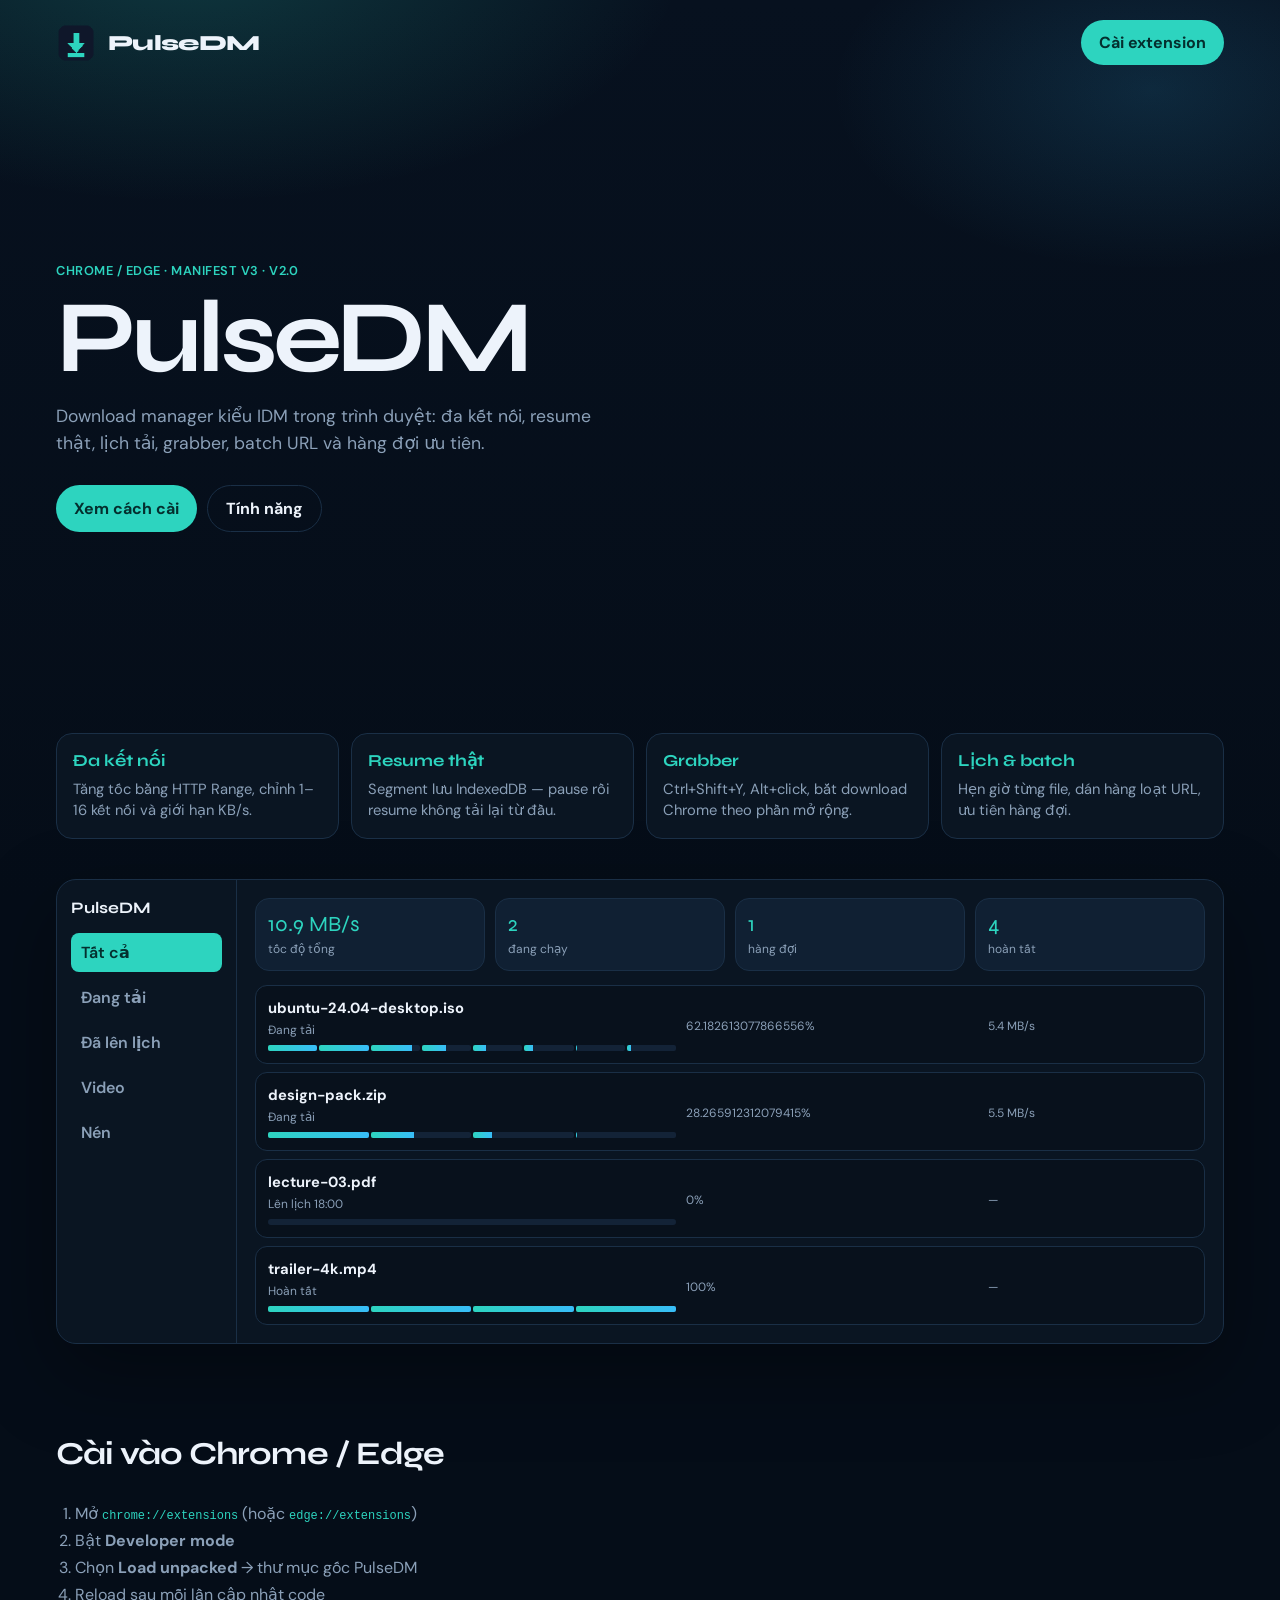
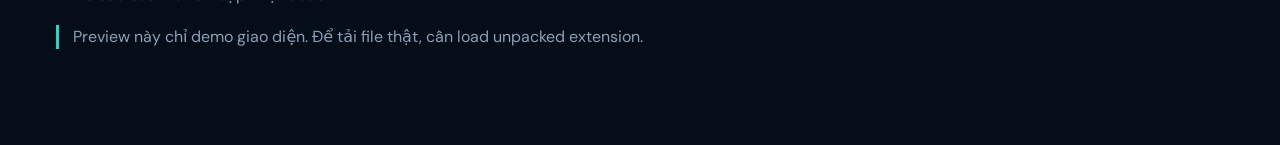
<file: preview/index.html>
<!DOCTYPE html>
<html lang="vi">
  <head>
    <meta charset="UTF-8" />
    <meta name="viewport" content="width=device-width, initial-scale=1" />
    <title>PulseDM v2 — Download Manager Extension</title>
    <link rel="preconnect" href="https://fonts.googleapis.com" />
    <link rel="preconnect" href="https://fonts.gstatic.com" crossorigin />
    <link
      href="https://fonts.googleapis.com/css2?family=DM+Sans:wght@400;600;700&family=Syne:wght@700;800&display=swap"
      rel="stylesheet"
    />
    <link rel="stylesheet" href="preview.css" />
  </head>
  <body>
    <div class="bg"></div>
    <header class="nav">
      <div class="brand">
        <img src="../icons/icon48.png" alt="" width="40" height="40" />
        <span>PulseDM</span>
      </div>
      <a class="cta" href="#install">Cài extension</a>
    </header>

    <main>
      <section class="hero">
        <p class="eyebrow">Chrome / Edge · Manifest V3 · v2.0</p>
        <h1>PulseDM</h1>
        <p class="lede">
          Download manager kiểu IDM trong trình duyệt: đa kết nối, resume thật, lịch tải,
          grabber, batch URL và hàng đợi ưu tiên.
        </p>
        <div class="cta-row">
          <a class="cta" href="#install">Xem cách cài</a>
          <a class="ghost" href="#features">Tính năng</a>
        </div>
      </section>

      <section id="features" class="features">
        <article><h3>Đa kết nối</h3><p>Tăng tốc bằng HTTP Range, chỉnh 1–16 kết nối và giới hạn KB/s.</p></article>
        <article><h3>Resume thật</h3><p>Segment lưu IndexedDB — pause rồi resume không tải lại từ đầu.</p></article>
        <article><h3>Grabber</h3><p>Ctrl+Shift+Y, Alt+click, bắt download Chrome theo phần mở rộng.</p></article>
        <article><h3>Lịch & batch</h3><p>Hẹn giờ từng file, dán hàng loạt URL, ưu tiên hàng đợi.</p></article>
      </section>

      <section id="demo" class="demo">
        <div class="demo-frame">
          <aside>
            <strong>PulseDM</strong>
            <button class="on">Tất cả</button>
            <button>Đang tải</button>
            <button>Đã lên lịch</button>
            <button>Video</button>
            <button>Nén</button>
          </aside>
          <div class="demo-main">
            <div class="stats">
              <div><em id="liveSpeed">12.4 MB/s</em><span>tốc độ tổng</span></div>
              <div><em>2</em><span>đang chạy</span></div>
              <div><em>1</em><span>hàng đợi</span></div>
              <div><em>4</em><span>hoàn tất</span></div>
            </div>
            <div class="rows" id="rows"></div>
          </div>
        </div>
      </section>

      <section id="install" class="install">
        <h2>Cài vào Chrome / Edge</h2>
        <ol>
          <li>Mở <code>chrome://extensions</code> (hoặc <code>edge://extensions</code>)</li>
          <li>Bật <strong>Developer mode</strong></li>
          <li>Chọn <strong>Load unpacked</strong> → thư mục gốc PulseDM</li>
          <li>Reload sau mỗi lần cập nhật code</li>
        </ol>
        <p class="note">
          Preview này chỉ demo giao diện. Để tải file thật, cần load unpacked extension.
        </p>
      </section>
    </main>

    <script src="preview.js"></script>
  </body>
</html>
</file>
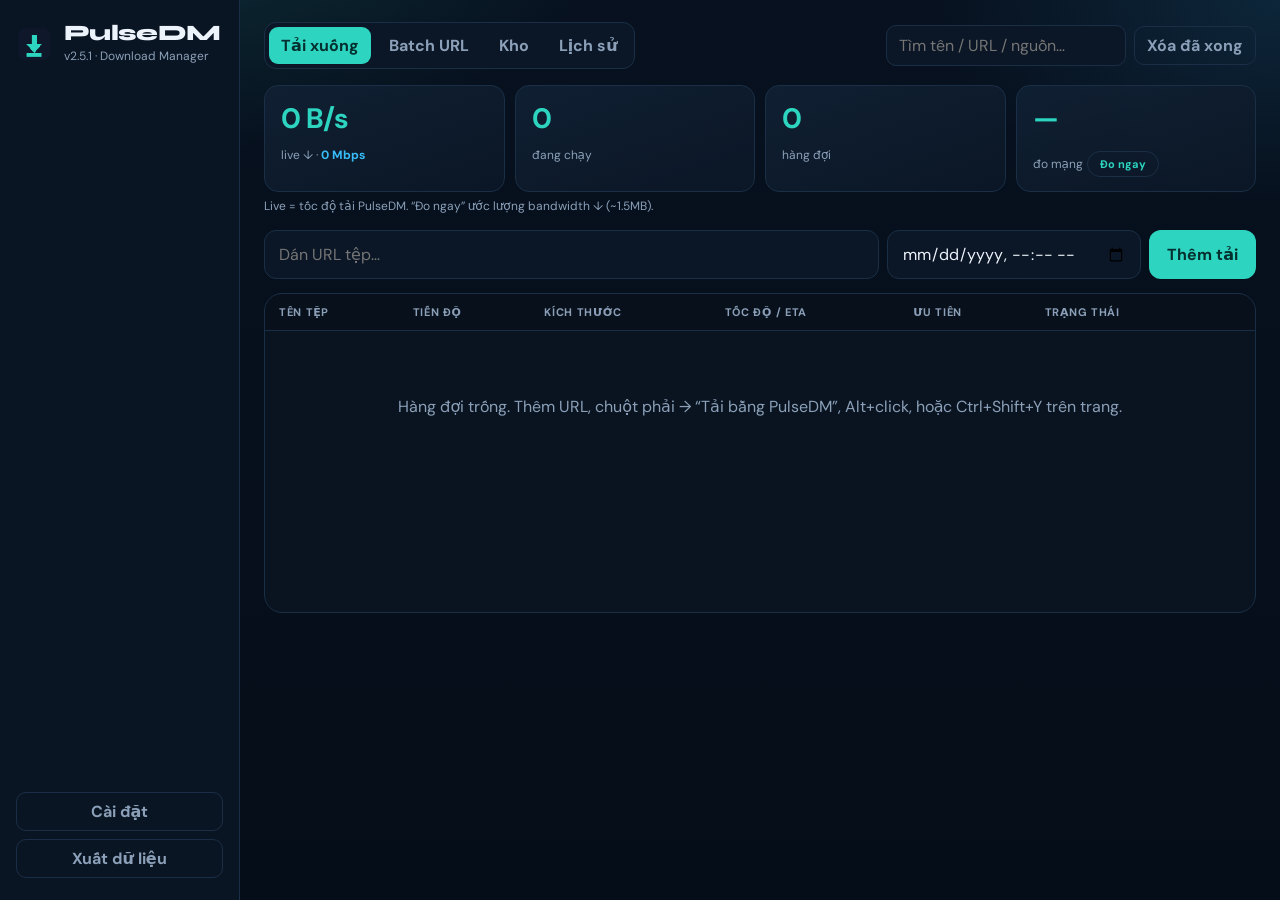
<file: manager/manager.html>
<!DOCTYPE html>
<html lang="vi">
  <head>
    <meta charset="UTF-8" />
    <meta name="viewport" content="width=device-width, initial-scale=1" />
    <title>PulseDM Manager</title>
    <link rel="stylesheet" href="manager.css" />
  </head>
  <body>
    <div class="shell">
      <aside class="side">
        <div class="logo">
          <img src="../icons/icon48.png" alt="" width="36" height="36" />
          <div>
            <strong>PulseDM</strong>
            <span>v2.5.1 · Download Manager</span>
          </div>
        </div>
        <nav id="cats" class="cats"></nav>
        <div class="side-foot">
          <button type="button" id="openOptions" class="ghost block">Cài đặt</button>
          <button type="button" id="exportBtn" class="ghost block">Xuất dữ liệu</button>
        </div>
      </aside>

      <main class="main">
        <header class="toolbar">
          <div class="tabs" id="tabs">
            <button data-tab="downloads" class="active">Tải xuống</button>
            <button data-tab="batch">Batch URL</button>
            <button data-tab="ledger">Kho</button>
            <button data-tab="history">Lịch sử</button>
          </div>
          <div class="toolbar-actions">
            <input id="search" type="search" placeholder="Tìm tên / URL / nguồn…" />
            <button id="clearFinished" class="ghost" type="button">Xóa đã xong</button>
          </div>
        </header>

        <section class="hero-stats" id="heroStats">
          <div>
            <em id="bigSpeed">0 B/s</em>
            <span>live ↓ · <b id="bigMbps">0 Mbps</b></span>
          </div>
          <div><em id="bigActive">0</em><span>đang chạy</span></div>
          <div><em id="bigQueued">0</em><span>hàng đợi</span></div>
          <div class="hero-probe">
            <em id="probeMbps">—</em>
            <span>đo mạng</span>
            <button type="button" id="probeNetBtn" class="probe-btn">Đo ngay</button>
          </div>
        </section>
        <p class="net-probe-hint" id="probeHint">Live = tốc độ tải PulseDM. “Đo ngay” ước lượng bandwidth ↓ (~1.5MB).</p>

        <section id="panel-downloads" class="panel">
          <form id="addForm" class="add">
            <input id="urlInput" type="url" placeholder="Dán URL tệp…" required />
            <input id="scheduleInput" type="datetime-local" title="Lên lịch (optional)" />
            <button type="submit">Thêm tải</button>
          </form>
          <div class="table-wrap">
            <table>
              <thead>
                <tr>
                  <th>Tên tệp</th>
                  <th>Tiến độ</th>
                  <th>Kích thước</th>
                  <th>Tốc độ / ETA</th>
                  <th>Ưu tiên</th>
                  <th>Trạng thái</th>
                  <th></th>
                </tr>
              </thead>
              <tbody id="tbody"></tbody>
            </table>
            <p id="empty" class="empty">
              Hàng đợi trống. Thêm URL, chuột phải → “Tải bằng PulseDM”, Alt+click, hoặc Ctrl+Shift+Y trên trang.
            </p>
          </div>
        </section>

        <section id="panel-batch" class="panel hidden">
          <p class="hint">Dán nhiều URL (mỗi dòng một URL). Có thể lên lịch cùng một mốc thời gian.</p>
          <textarea id="batchUrls" rows="12" placeholder="https://example.com/a.zip&#10;https://example.com/b.mp4"></textarea>
          <div class="batch-row">
            <input id="batchSchedule" type="datetime-local" />
            <button id="batchAdd" type="button" class="primary">Thêm tất cả</button>
            <button id="pasteClipboard" type="button" class="ghost">Dán từ clipboard</button>
          </div>
          <p id="batchResult" class="hint"></p>
        </section>

        <section id="panel-ledger" class="panel hidden">
          <p class="hint">Kho media đã tải — tìm theo tên, URL, mode, fingerprint. File mới hoàn tất tự vào đây.</p>
          <div class="toolbar-actions" style="margin-bottom: 12px">
            <button id="clearLedger" type="button" class="ghost">Xóa kho</button>
          </div>
          <div class="table-wrap">
            <table>
              <thead>
                <tr>
                  <th>Tên tệp</th>
                  <th>Nguồn</th>
                  <th>Kích thước</th>
                  <th>Hoàn tất</th>
                  <th></th>
                </tr>
              </thead>
              <tbody id="ledgerBody"></tbody>
            </table>
            <p id="ledgerEmpty" class="empty">Kho trống — tải xong một file sẽ xuất hiện ở đây.</p>
          </div>
        </section>

        <section id="panel-history" class="panel hidden">
          <div class="toolbar-actions" style="margin-bottom: 12px">
            <button id="clearHistory" type="button" class="ghost">Xóa lịch sử</button>
          </div>
          <div class="table-wrap">
            <table>
              <thead>
                <tr>
                  <th>Tên tệp</th>
                  <th>Kích thước</th>
                  <th>Hoàn tất</th>
                  <th></th>
                </tr>
              </thead>
              <tbody id="historyBody"></tbody>
            </table>
            <p id="historyEmpty" class="empty">Chưa có lịch sử.</p>
          </div>
        </section>
      </main>
    </div>

    <dialog id="scheduleDialog">
      <form method="dialog" id="scheduleForm">
        <h3>Lên lịch tải</h3>
        <input type="hidden" id="scheduleJobId" />
        <label>
          Thời điểm
          <input type="datetime-local" id="scheduleWhen" required />
        </label>
        <div class="dlg-actions">
          <button value="cancel" class="ghost">Hủy</button>
          <button id="scheduleSave" value="default" class="primary">Lưu</button>
        </div>
      </form>
    </dialog>

    <script type="module" src="manager.js"></script>
  </body>
</html>
</file>
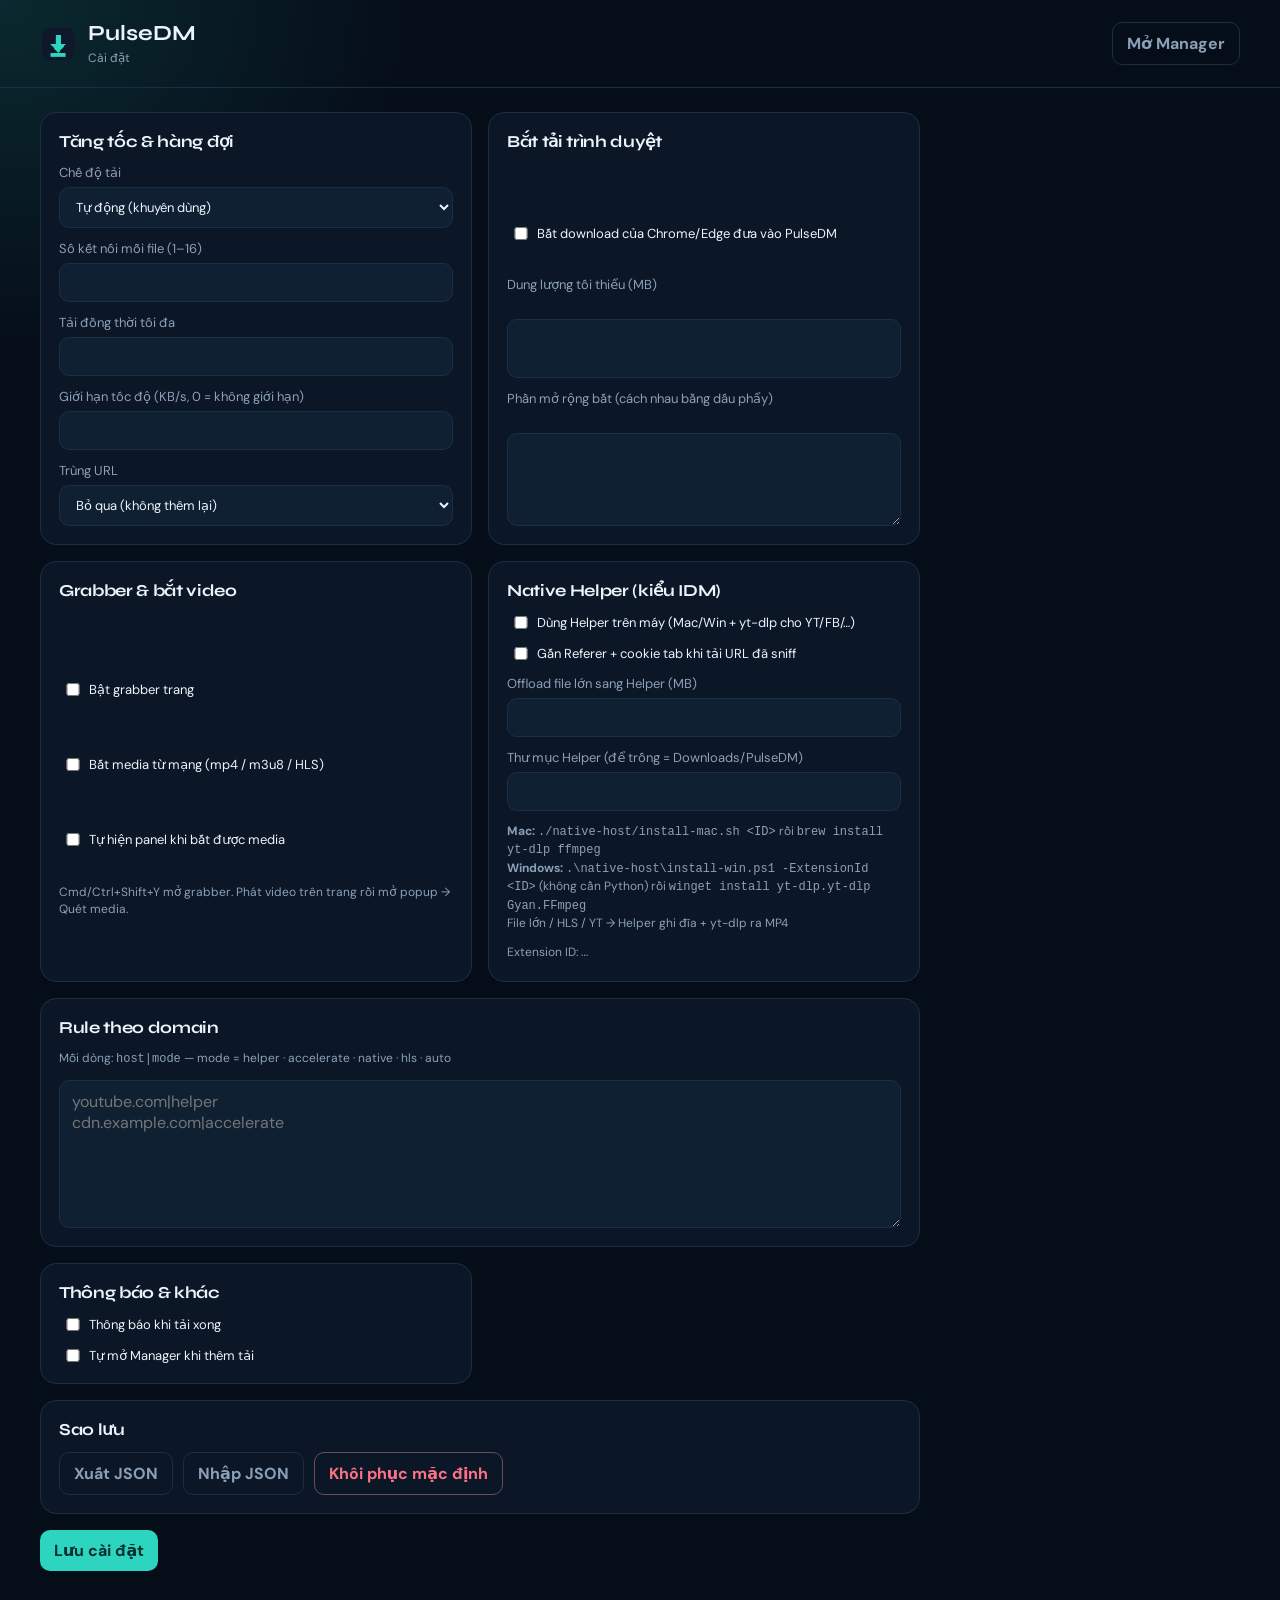
<file: options/options.html>
<!DOCTYPE html>
<html lang="vi">
  <head>
    <meta charset="UTF-8" />
    <meta name="viewport" content="width=device-width, initial-scale=1" />
    <title>PulseDM · Cài đặt</title>
    <link rel="stylesheet" href="options.css" />
  </head>
  <body>
    <header class="top">
      <div class="brand">
        <img src="../icons/icon48.png" alt="" width="36" height="36" />
        <div>
          <strong>PulseDM</strong>
          <span>Cài đặt</span>
        </div>
      </div>
      <button id="openManager" type="button" class="ghost">Mở Manager</button>
    </header>

    <main class="wrap">
      <form id="form" class="grid">
        <section>
          <h2>Tăng tốc & hàng đợi</h2>
          <label>
            Chế độ tải
            <select name="downloadMode">
              <option value="auto">Tự động (khuyên dùng)</option>
              <option value="accelerate">Ưu tiên đa kết nối</option>
              <option value="native">Native Edge/Chrome (ổn định)</option>
            </select>
          </label>
          <label>
            Số kết nối mỗi file (1–16)
            <input name="connections" type="number" min="1" max="16" />
          </label>
          <label>
            Tải đồng thời tối đa
            <input name="maxConcurrent" type="number" min="1" max="10" />
          </label>
          <label>
            Giới hạn tốc độ (KB/s, 0 = không giới hạn)
            <input name="speedLimitKb" type="number" min="0" step="50" />
          </label>
          <label>
            Trùng URL
            <select name="duplicatePolicy">
              <option value="skip">Bỏ qua (không thêm lại)</option>
              <option value="allow">Cho phép trùng</option>
              <option value="replace">Thay thế job cũ</option>
            </select>
          </label>
        </section>

        <section>
          <h2>Bắt tải trình duyệt</h2>
          <label class="check">
            <input name="captureBrowserDownloads" type="checkbox" />
            Bắt download của Chrome/Edge đưa vào PulseDM
          </label>
          <label>
            Dung lượng tối thiểu (MB)
            <input name="captureMinSizeMB" type="number" min="0" step="0.5" />
          </label>
          <label>
            Phần mở rộng bắt (cách nhau bằng dấu phẩy)
            <textarea name="captureExtensions" rows="3"></textarea>
          </label>
        </section>

        <section>
          <h2>Grabber & bắt video</h2>
          <label class="check">
            <input name="snifferEnabled" type="checkbox" />
            Bật grabber trang
          </label>
          <label class="check">
            <input name="networkSnifferEnabled" type="checkbox" />
            Bắt media từ mạng (mp4 / m3u8 / HLS)
          </label>
          <label class="check">
            <input name="snifferAutoShow" type="checkbox" />
            Tự hiện panel khi bắt được media
          </label>
          <p class="hint">
            Cmd/Ctrl+Shift+Y mở grabber. Phát video trên trang rồi mở popup → Quét media.
          </p>
        </section>

        <section>
          <h2>Native Helper (kiểu IDM)</h2>
          <label class="check">
            <input name="useNativeHelper" type="checkbox" />
            Dùng Helper trên máy (Mac/Win + yt-dlp cho YT/FB/…)
          </label>
          <label class="check">
            <input name="useTabAuth" type="checkbox" />
            Gắn Referer + cookie tab khi tải URL đã sniff
          </label>
          <label>
            Offload file lớn sang Helper (MB)
            <input name="helperOffloadMinMB" type="number" min="50" max="10240" />
          </label>
          <label>
            Thư mục Helper (để trống = Downloads/PulseDM)
            <input name="helperDownloadDir" type="text" placeholder="" />
          </label>
          <p class="hint" id="helperHint">
            <strong>Mac:</strong> <code>./native-host/install-mac.sh &lt;ID&gt;</code> rồi <code>brew install yt-dlp ffmpeg</code><br />
            <strong>Windows:</strong>
            <code>.\native-host\install-win.ps1 -ExtensionId &lt;ID&gt;</code> (không cần Python)
            rồi <code>winget install yt-dlp.yt-dlp Gyan.FFmpeg</code><br />
            File lớn / HLS / YT → Helper ghi đĩa + yt-dlp ra MP4
          </p>
          <p class="hint">Extension ID: <code id="extIdLabel">…</code></p>
        </section>

        <section class="span2">
          <h2>Rule theo domain</h2>
          <p class="hint">Mỗi dòng: <code>host|mode</code> — mode = helper · accelerate · native · hls · auto</p>
          <textarea name="domainRulesText" rows="6" placeholder="youtube.com|helper&#10;cdn.example.com|accelerate"></textarea>
        </section>

        <section>
          <h2>Thông báo & khác</h2>
          <label class="check">
            <input name="showNotifications" type="checkbox" />
            Thông báo khi tải xong
          </label>
          <label class="check">
            <input name="autoOpenManagerOnAdd" type="checkbox" />
            Tự mở Manager khi thêm tải
          </label>
        </section>

        <section class="span2">
          <h2>Sao lưu</h2>
          <div class="row">
            <button type="button" id="exportBtn" class="ghost">Xuất JSON</button>
            <label class="filebtn ghost">
              Nhập JSON
              <input id="importFile" type="file" accept="application/json,.json" hidden />
            </label>
            <button type="button" id="resetBtn" class="danger">Khôi phục mặc định</button>
          </div>
        </section>

        <div class="actions span2">
          <button type="submit" class="primary">Lưu cài đặt</button>
          <span id="saved" class="saved" hidden>Đã lưu</span>
        </div>
      </form>
    </main>
    <script type="module" src="options.js"></script>
  </body>
</html>
</file>
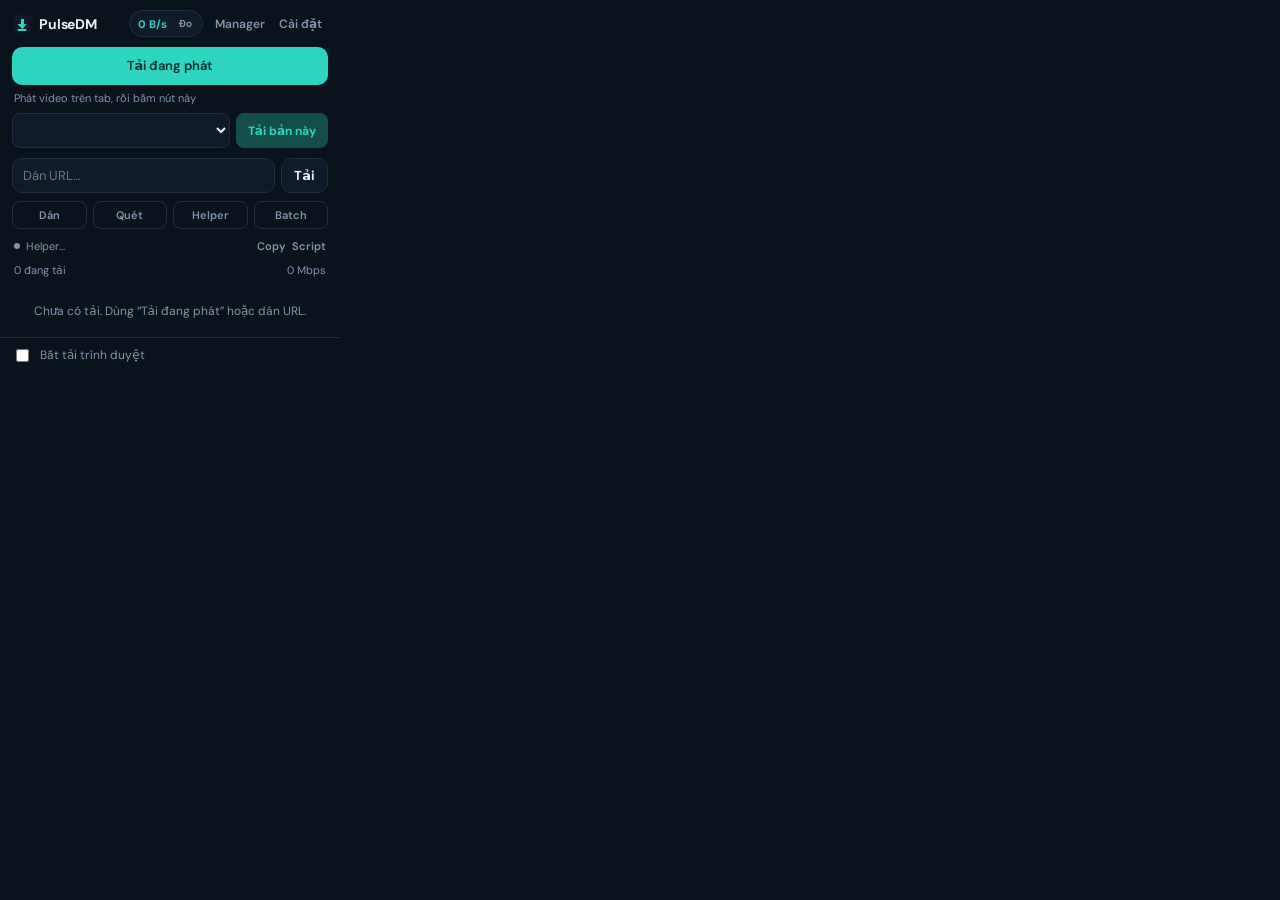
<file: popup/popup.html>
<!DOCTYPE html>
<html lang="vi">
  <head>
    <meta charset="UTF-8" />
    <meta name="viewport" content="width=device-width, initial-scale=1" />
    <title>PulseDM</title>
    <link rel="stylesheet" href="popup.css" />
  </head>
  <body>
    <header class="top">
      <div class="brand">
        <img src="../icons/icon32.png" alt="" width="20" height="20" />
        <span>PulseDM</span>
      </div>
      <div class="top-right">
        <div class="live-pill" title="Tốc độ tải live">
          <span id="netLiveSpeed">0 B/s</span>
          <button type="button" id="probeNetBtn" class="live-probe">Đo</button>
        </div>
        <button id="openManager" class="linkish" type="button">Manager</button>
        <button id="openOptions" class="linkish" type="button">Cài đặt</button>
      </div>
    </header>

    <section class="hero">
      <button type="button" id="intentBtn" class="intent-btn">Tải đang phát</button>
      <p id="intentHint" class="intent-hint">Phát video trên tab, rồi bấm nút này</p>
      <div id="intentQualities" class="intent-qualities" hidden>
        <select id="qualitySelect" aria-label="Chất lượng"></select>
        <button type="button" id="intentConfirm" class="intent-confirm">Tải bản này</button>
      </div>
    </section>

    <form id="addForm" class="add">
      <input
        id="urlInput"
        type="url"
        placeholder="Dán URL…"
        autocomplete="off"
        required
      />
      <button type="submit" id="addBtn">Tải</button>
    </form>

    <div class="tools">
      <button type="button" id="pasteBtn" class="tool">Dán</button>
      <button type="button" id="refreshMedia" class="tool">Quét</button>
      <button type="button" id="helperPageBtn" class="tool">Helper</button>
      <button type="button" id="batchBtn" class="tool">Batch</button>
    </div>

    <div id="helperBar" class="status-line">
      <span class="dot" id="helperDot"></span>
      <span id="helperStatus">Helper…</span>
      <button type="button" id="copyInstall" class="linkish sm" title="Copy lệnh Terminal/PowerShell">Copy</button>
      <button type="button" id="downloadInstall" class="linkish sm" title="Tải script — lưu vào native-host rồi chạy">Script</button>
    </div>
    <p id="extIdLine" class="probe-line" hidden></p>

    <p id="netProbeResult" class="probe-line" hidden></p>

    <section class="media-box" id="mediaBox" hidden>
      <div class="media-head">
        <strong>Media trên tab</strong>
        <button type="button" id="dlAllMedia" class="linkish sm">Tải hết</button>
      </div>
      <ul id="mediaList" class="media-list"></ul>
      <p id="mediaEmpty" class="media-empty" hidden></p>
    </section>

    <div class="queue-head">
      <span id="statActive">0 đang tải</span>
      <span id="netLiveMbps" class="muted">0 Mbps</span>
    </div>
    <!-- kept for net meter JS (hidden bar) -->
    <div id="netBarFill" hidden></div>
    <div id="netSpark" hidden></div>

    <ul id="list" class="list" aria-live="polite"></ul>
    <p id="empty" class="empty">Chưa có tải. Dùng “Tải đang phát” hoặc dán URL.</p>

    <footer class="foot">
      <label class="toggle">
        <input type="checkbox" id="captureToggle" />
        Bắt tải trình duyệt
      </label>
    </footer>

    <script type="module" src="popup.js"></script>
  </body>
</html>
</file>
<file: preview/preview.css>
:root {
  --bg: #050d18;
  --text: #edf3fb;
  --muted: #8ba0b8;
  --accent: #2dd4bf;
  --ink: #042f2e;
  --line: #1a2f46;
  --panel: #0b1726;
}

* {
  box-sizing: border-box;
}

body {
  margin: 0;
  min-height: 100vh;
  font-family: "DM Sans", system-ui, sans-serif;
  color: var(--text);
  background: var(--bg);
}

.bg {
  position: fixed;
  inset: 0;
  background:
    radial-gradient(70% 50% at 15% -5%, rgba(45, 212, 191, 0.2), transparent 55%),
    radial-gradient(50% 40% at 90% 10%, rgba(56, 189, 248, 0.14), transparent 50%),
    linear-gradient(180deg, #07111f, #050d18);
  z-index: -1;
}

.nav {
  display: flex;
  justify-content: space-between;
  align-items: center;
  padding: 20px clamp(20px, 5vw, 56px);
}

.brand {
  display: flex;
  align-items: center;
  gap: 12px;
  font-family: Syne, sans-serif;
  font-weight: 800;
  font-size: 1.35rem;
  letter-spacing: -0.03em;
}

.cta,
.ghost {
  display: inline-flex;
  align-items: center;
  justify-content: center;
  text-decoration: none;
  border-radius: 999px;
  padding: 12px 18px;
  font-weight: 700;
}

.cta {
  background: var(--accent);
  color: var(--ink);
}

.ghost {
  color: var(--text);
  border: 1px solid var(--line);
}

.hero {
  min-height: min(72vh, 720px);
  display: flex;
  flex-direction: column;
  justify-content: center;
  padding: 24px clamp(20px, 5vw, 56px) 48px;
  max-width: 900px;
}

.eyebrow {
  color: var(--accent);
  font-weight: 600;
  letter-spacing: 0.04em;
  text-transform: uppercase;
  font-size: 0.8rem;
  margin: 0 0 12px;
}

.hero h1 {
  margin: 0;
  font-family: Syne, sans-serif;
  font-size: clamp(3.2rem, 10vw, 6.4rem);
  line-height: 0.92;
  letter-spacing: -0.05em;
  animation: rise 0.7s ease both;
}

.lede {
  margin: 18px 0 0;
  max-width: 34rem;
  color: var(--muted);
  font-size: 1.1rem;
  line-height: 1.55;
  animation: rise 0.7s ease 0.08s both;
}

.cta-row {
  display: flex;
  flex-wrap: wrap;
  gap: 10px;
  margin-top: 28px;
  animation: rise 0.7s ease 0.16s both;
}

@keyframes rise {
  from {
    opacity: 0;
    transform: translateY(16px);
  }
  to {
    opacity: 1;
    transform: none;
  }
}

.features {
  display: grid;
  grid-template-columns: repeat(4, minmax(0, 1fr));
  gap: 12px;
  padding: 0 clamp(20px, 5vw, 56px) 40px;
}

.features article {
  border: 1px solid var(--line);
  border-radius: 16px;
  padding: 16px;
  background: color-mix(in srgb, var(--panel) 90%, black);
}

.features h3 {
  margin: 0 0 8px;
  font-family: Syne, sans-serif;
  font-size: 1.05rem;
  color: var(--accent);
}

.features p {
  margin: 0;
  color: var(--muted);
  font-size: 0.92rem;
  line-height: 1.45;
}

.demo {
  padding: 0 clamp(20px, 5vw, 56px) 64px;
}

@media (max-width: 900px) {
  .features {
    grid-template-columns: 1fr 1fr;
  }
}

.demo-frame {
  display: grid;
  grid-template-columns: 180px 1fr;
  border: 1px solid var(--line);
  border-radius: 20px;
  overflow: hidden;
  background: color-mix(in srgb, var(--panel) 90%, black);
  min-height: 420px;
  box-shadow: 0 30px 80px rgba(0, 0, 0, 0.35);
}

.demo-frame aside {
  padding: 18px 14px;
  border-right: 1px solid var(--line);
  display: flex;
  flex-direction: column;
  gap: 6px;
}

.demo-frame aside strong {
  font-family: Syne, sans-serif;
  margin-bottom: 10px;
}

.demo-frame aside button {
  border: 0;
  background: transparent;
  color: var(--muted);
  text-align: left;
  padding: 9px 10px;
  border-radius: 8px;
  font: inherit;
  font-weight: 600;
}

.demo-frame aside button.on {
  background: var(--accent);
  color: var(--ink);
}

.demo-main {
  padding: 18px;
}

.stats {
  display: grid;
  grid-template-columns: repeat(4, 1fr);
  gap: 10px;
  margin-bottom: 14px;
}

.stats > div {
  border: 1px solid var(--line);
  border-radius: 14px;
  padding: 12px;
  background: #102033;
}

.stats em {
  display: block;
  font-family: Syne, sans-serif;
  font-style: normal;
  font-size: 1.35rem;
  color: var(--accent);
}

.stats span {
  color: var(--muted);
  font-size: 12px;
}

.rows {
  display: grid;
  gap: 8px;
}

.row {
  display: grid;
  grid-template-columns: 1.4fr 1fr 0.7fr;
  gap: 10px;
  align-items: center;
  padding: 12px;
  border: 1px solid var(--line);
  border-radius: 12px;
  background: rgba(0, 0, 0, 0.18);
}

.row strong {
  display: block;
  font-size: 0.92rem;
}

.row span {
  color: var(--muted);
  font-size: 12px;
}

.bar {
  height: 6px;
  background: #132337;
  border-radius: 999px;
  overflow: hidden;
  margin-top: 6px;
}

.bar > i {
  display: block;
  height: 100%;
  background: linear-gradient(90deg, #2dd4bf, #38bdf8);
  width: 40%;
  transition: width 0.4s ease;
}

.mini-parts {
  display: flex;
  gap: 2px;
  height: 6px;
  margin-top: 6px;
}

.mini-parts i {
  flex: 1;
  background: #132337;
  border-radius: 2px;
  position: relative;
  overflow: hidden;
}

.mini-parts i::after {
  content: "";
  position: absolute;
  inset: 0;
  width: var(--w, 0%);
  background: linear-gradient(90deg, #2dd4bf, #38bdf8);
}

.install {
  padding: 0 clamp(20px, 5vw, 56px) 80px;
  max-width: 760px;
}

.install h2 {
  font-family: Syne, sans-serif;
  font-size: 2rem;
  letter-spacing: -0.03em;
}

.install ol {
  line-height: 1.7;
  color: var(--muted);
  padding-left: 1.2rem;
}

.install code {
  color: var(--accent);
  font-size: 0.92em;
}

.note {
  color: var(--muted);
  line-height: 1.55;
  border-left: 3px solid var(--accent);
  padding-left: 14px;
}

@media (max-width: 800px) {
  .demo-frame {
    grid-template-columns: 1fr;
  }
  .demo-frame aside {
    border-right: 0;
    border-bottom: 1px solid var(--line);
    flex-direction: row;
    flex-wrap: wrap;
  }
  .stats,
  .row {
    grid-template-columns: 1fr 1fr;
  }
}
</file>
<file: manager/manager.css>
@import url("https://fonts.googleapis.com/css2?family=DM+Sans:ital,opsz,wght@0,9..40,400;0,9..40,500;0,9..40,600;0,9..40,700&family=Syne:wght@700;800&display=swap");

:root {
  --bg: #050d18;
  --panel: #0b1726;
  --panel-2: #102033;
  --line: #1a2f46;
  --text: #edf3fb;
  --muted: #8ba0b8;
  --accent: #2dd4bf;
  --accent-2: #38bdf8;
  --accent-ink: #042f2e;
  --danger: #fb7185;
  --warn: #fbbf24;
  --ok: #34d399;
}

* {
  box-sizing: border-box;
}

html,
body {
  margin: 0;
  min-height: 100%;
  background: var(--bg);
  color: var(--text);
  font-family: "DM Sans", system-ui, sans-serif;
}

body {
  background:
    radial-gradient(70% 50% at 10% -10%, rgba(45, 212, 191, 0.16), transparent 55%),
    radial-gradient(55% 45% at 100% 0%, rgba(56, 189, 248, 0.12), transparent 50%),
    linear-gradient(180deg, #07111f 0%, #050d18 100%);
  min-height: 100vh;
}

.shell {
  display: grid;
  grid-template-columns: 240px 1fr;
  min-height: 100vh;
}

.side {
  border-right: 1px solid var(--line);
  background: color-mix(in srgb, var(--panel) 92%, black);
  padding: 22px 16px;
  display: flex;
  flex-direction: column;
  gap: 22px;
}

.logo {
  display: flex;
  gap: 12px;
  align-items: center;
}

.logo strong {
  display: block;
  font-family: Syne, sans-serif;
  font-size: 22px;
  font-weight: 800;
  letter-spacing: -0.03em;
  line-height: 1;
}

.logo span {
  color: var(--muted);
  font-size: 12px;
}

.cats {
  display: flex;
  flex-direction: column;
  gap: 4px;
}

.cats button,
.tabs button,
.ghost,
.primary,
.row-actions button,
.add button,
.batch-row button {
  border: 0;
  font: inherit;
  cursor: pointer;
}

.cats button {
  background: transparent;
  color: var(--muted);
  text-align: left;
  padding: 10px 12px;
  border-radius: 10px;
  font-weight: 600;
  transition: background 0.2s ease, color 0.2s ease, transform 0.2s ease;
}

.cats button:hover {
  color: var(--text);
  background: var(--panel-2);
}

.cats button.active {
  color: var(--accent-ink);
  background: var(--accent);
  transform: translateX(2px);
}

.side-foot {
  margin-top: auto;
  display: grid;
  gap: 8px;
}

.ghost.block {
  width: 100%;
}

.main {
  padding: 22px 24px 32px;
  min-width: 0;
}

.toolbar {
  display: flex;
  gap: 12px;
  align-items: center;
  justify-content: space-between;
  flex-wrap: wrap;
  margin-bottom: 16px;
}

.tabs {
  display: flex;
  gap: 6px;
  background: var(--panel);
  padding: 4px;
  border-radius: 12px;
  border: 1px solid var(--line);
}

.tabs button {
  background: transparent;
  color: var(--muted);
  padding: 8px 12px;
  border-radius: 9px;
  font-weight: 700;
}

.tabs button.active {
  background: var(--accent);
  color: var(--accent-ink);
}

.toolbar-actions {
  display: flex;
  gap: 8px;
  align-items: center;
  flex-wrap: wrap;
}

#search {
  border: 1px solid var(--line);
  background: var(--panel);
  color: var(--text);
  border-radius: 10px;
  padding: 9px 12px;
  min-width: min(240px, 70vw);
  font: inherit;
}

.ghost {
  background: transparent;
  color: var(--muted);
  border: 1px solid var(--line);
  border-radius: 10px;
  padding: 8px 12px;
  font-weight: 700;
}

.ghost:hover,
.row-actions button:hover {
  color: var(--accent);
  border-color: var(--accent);
}

.primary {
  background: var(--accent);
  color: var(--accent-ink);
  border-radius: 10px;
  padding: 10px 14px;
  font-weight: 700;
}

.hero-stats {
  display: grid;
  grid-template-columns: repeat(4, minmax(0, 1fr));
  gap: 10px;
  margin-bottom: 14px;
}

.hero-stats > div {
  background: linear-gradient(160deg, rgba(16, 32, 51, 0.95), rgba(11, 23, 38, 0.9));
  border: 1px solid var(--line);
  border-radius: 14px;
  padding: 14px 16px;
  animation: fadeUp 0.45s ease both;
}

.hero-stats em {
  display: block;
  font-family: "DM Sans", system-ui, sans-serif;
  font-style: normal;
  font-size: clamp(1.35rem, 2.2vw, 1.85rem);
  font-weight: 700;
  letter-spacing: -0.02em;
  color: var(--accent);
  margin-bottom: 6px;
  font-variant-numeric: tabular-nums;
}

.hero-stats span {
  color: var(--muted);
  font-size: 12px;
}

.hero-stats span b {
  color: var(--accent-2);
  font-weight: 700;
}

.hero-probe {
  position: relative;
}

.probe-btn {
  margin-top: 8px;
  border: 1px solid var(--line);
  background: transparent;
  color: var(--accent);
  border-radius: 999px;
  font: inherit;
  font-size: 11px;
  font-weight: 700;
  padding: 5px 12px;
  cursor: pointer;
}

.probe-btn:hover {
  border-color: var(--accent);
}

.probe-btn:disabled {
  opacity: 0.55;
  cursor: wait;
}

.net-probe-hint {
  margin: -8px 0 16px;
  color: var(--muted);
  font-size: 12px;
}

@keyframes fadeUp {
  from {
    opacity: 0;
    transform: translateY(10px);
  }
  to {
    opacity: 1;
    transform: none;
  }
}

.panel.hidden {
  display: none;
}

.add,
.batch-row {
  display: flex;
  flex-wrap: wrap;
  gap: 8px;
  margin-bottom: 14px;
}

.add input[type="url"],
.add input[type="datetime-local"],
.batch-row input,
#batchUrls {
  border: 1px solid var(--line);
  background: var(--panel);
  color: var(--text);
  border-radius: 12px;
  padding: 12px 14px;
  font: inherit;
  outline: none;
}

.add input[type="url"] {
  flex: 1;
  min-width: 220px;
}

.add button {
  background: var(--accent);
  color: var(--accent-ink);
  border-radius: 12px;
  padding: 0 18px;
  font-weight: 700;
}

#batchUrls {
  width: 100%;
  min-height: 220px;
  resize: vertical;
  margin-bottom: 10px;
}

.hint {
  color: var(--muted);
  font-size: 13px;
  line-height: 1.5;
}

.table-wrap {
  background: color-mix(in srgb, var(--panel) 88%, black);
  border: 1px solid var(--line);
  border-radius: 18px;
  overflow: auto;
  min-height: 320px;
}

table {
  width: 100%;
  border-collapse: collapse;
}

th,
td {
  padding: 11px 14px;
  text-align: left;
  border-bottom: 1px solid var(--line);
  vertical-align: middle;
}

tbody tr {
  transition: background 0.15s ease;
}

tbody tr:hover {
  background: rgba(45, 212, 191, 0.04);
}

th {
  font-size: 11px;
  text-transform: uppercase;
  letter-spacing: 0.06em;
  color: var(--muted);
  background: rgba(0, 0, 0, 0.18);
  position: sticky;
  top: 0;
}

.fname {
  font-weight: 600;
  max-width: 260px;
  white-space: nowrap;
  overflow: hidden;
  text-overflow: ellipsis;
}

.suburl {
  display: block;
  color: var(--muted);
  font-size: 11px;
  font-weight: 400;
  margin-top: 3px;
  max-width: 260px;
  white-space: nowrap;
  overflow: hidden;
  text-overflow: ellipsis;
}

.parts {
  display: flex;
  gap: 2px;
  height: 6px;
  margin-top: 6px;
}

.parts span {
  flex: 1;
  background: #132337;
  border-radius: 2px;
  overflow: hidden;
  position: relative;
}

.parts span i {
  display: block;
  height: 100%;
  background: linear-gradient(90deg, var(--accent), var(--accent-2));
  width: 0%;
}

.bar {
  height: 6px;
  background: #132337;
  border-radius: 999px;
  overflow: hidden;
  margin-bottom: 4px;
}

.bar > i {
  display: block;
  height: 100%;
  background: linear-gradient(90deg, var(--accent), var(--accent-2));
  width: 0%;
  transition: width 0.25s ease;
}

.pct {
  font-size: 11px;
  color: var(--muted);
}

.status {
  font-size: 12px;
  font-weight: 600;
}

.status.downloading {
  color: var(--accent);
}
.status.completed {
  color: var(--ok);
}
.status.error,
.status.cancelled {
  color: var(--danger);
}
.status.paused,
.status.queued,
.status.scheduled {
  color: var(--warn);
}

.prio {
  display: flex;
  align-items: center;
  gap: 4px;
}

.prio button {
  border: 1px solid var(--line);
  background: transparent;
  color: var(--text);
  border-radius: 6px;
  width: 24px;
  height: 24px;
  cursor: pointer;
}

.row-actions {
  display: flex;
  gap: 6px;
  justify-content: flex-end;
  flex-wrap: wrap;
}

.row-actions button {
  background: transparent;
  color: var(--muted);
  border: 1px solid var(--line);
  padding: 5px 8px;
  font-size: 11px;
  border-radius: 8px;
  font-weight: 600;
}

.empty {
  text-align: center;
  color: var(--muted);
  padding: 48px 24px;
  line-height: 1.5;
}

.empty.hidden {
  display: none;
}

dialog {
  border: 1px solid var(--line);
  border-radius: 16px;
  background: var(--panel);
  color: var(--text);
  padding: 0;
  width: min(420px, 92vw);
}

dialog::backdrop {
  background: rgba(2, 6, 23, 0.65);
}

#scheduleForm {
  padding: 18px;
  display: grid;
  gap: 12px;
}

#scheduleForm h3 {
  margin: 0;
  font-family: Syne, sans-serif;
}

#scheduleForm label {
  display: grid;
  gap: 6px;
  color: var(--muted);
  font-size: 13px;
}

#scheduleForm input {
  border: 1px solid var(--line);
  background: var(--panel-2);
  color: var(--text);
  border-radius: 10px;
  padding: 10px 12px;
  font: inherit;
}

.dlg-actions {
  display: flex;
  justify-content: flex-end;
  gap: 8px;
}

@media (max-width: 960px) {
  .shell {
    grid-template-columns: 1fr;
  }
  .side {
    border-right: 0;
    border-bottom: 1px solid var(--line);
  }
  .cats {
    flex-direction: row;
    flex-wrap: wrap;
  }
  .hero-stats {
    grid-template-columns: repeat(2, 1fr);
  }
}
</file>
<file: options/options.css>
@import url("https://fonts.googleapis.com/css2?family=DM+Sans:wght@400;600;700&family=Syne:wght@700;800&display=swap");

:root {
  --bg: #050d18;
  --panel: #0b1726;
  --line: #1a2f46;
  --text: #edf3fb;
  --muted: #8ba0b8;
  --accent: #2dd4bf;
  --ink: #042f2e;
  --danger: #fb7185;
}

* {
  box-sizing: border-box;
}

body {
  margin: 0;
  min-height: 100vh;
  font-family: "DM Sans", system-ui, sans-serif;
  color: var(--text);
  background:
    radial-gradient(60% 40% at 0% 0%, rgba(45, 212, 191, 0.14), transparent 55%),
    var(--bg);
}

.top {
  display: flex;
  justify-content: space-between;
  align-items: center;
  padding: 20px clamp(16px, 4vw, 40px);
  border-bottom: 1px solid var(--line);
}

.brand {
  display: flex;
  gap: 12px;
  align-items: center;
}

.brand strong {
  display: block;
  font-family: Syne, sans-serif;
  font-size: 1.35rem;
}

.brand span {
  color: var(--muted);
  font-size: 12px;
}

.wrap {
  padding: 24px clamp(16px, 4vw, 40px) 48px;
  max-width: 960px;
}

.grid {
  display: grid;
  grid-template-columns: 1fr 1fr;
  gap: 16px;
}

section {
  background: var(--panel);
  border: 1px solid var(--line);
  border-radius: 16px;
  padding: 18px;
  display: grid;
  gap: 12px;
}

.span2 {
  grid-column: 1 / -1;
}

h2 {
  margin: 0;
  font-family: Syne, sans-serif;
  font-size: 1.05rem;
  letter-spacing: -0.02em;
}

label {
  display: grid;
  gap: 6px;
  font-size: 13px;
  color: var(--muted);
}

label.check {
  grid-template-columns: auto 1fr;
  align-items: center;
  gap: 10px;
  color: var(--text);
}

input,
select,
textarea {
  width: 100%;
  border: 1px solid var(--line);
  background: #102033;
  color: var(--text);
  border-radius: 10px;
  padding: 10px 12px;
  font: inherit;
}

textarea {
  resize: vertical;
}

.hint {
  margin: 0;
  font-size: 12px;
  color: var(--muted);
  line-height: 1.45;
}

.row,
.actions {
  display: flex;
  flex-wrap: wrap;
  gap: 10px;
  align-items: center;
}

button,
.filebtn {
  border: 0;
  border-radius: 10px;
  font: inherit;
  font-weight: 700;
  cursor: pointer;
  padding: 10px 14px;
}

.primary {
  background: var(--accent);
  color: var(--ink);
}

.ghost,
.filebtn {
  background: transparent;
  color: var(--muted);
  border: 1px solid var(--line);
}

.danger {
  background: transparent;
  color: var(--danger);
  border: 1px solid color-mix(in srgb, var(--danger) 40%, var(--line));
}

.saved {
  color: var(--accent);
  font-weight: 600;
  font-size: 13px;
}

@media (max-width: 760px) {
  .grid {
    grid-template-columns: 1fr;
  }
}
</file>
<file: popup/popup.css>
@import url("https://fonts.googleapis.com/css2?family=DM+Sans:opsz,wght@9..40,400;9..40,500;9..40,600;9..40,700&display=swap");

:root {
  --bg: #0a121c;
  --panel: #101b29;
  --line: #1e2f42;
  --text: #eef3f9;
  --muted: #7f95ad;
  --accent: #2dd4bf;
  --accent-ink: #042f2e;
  --danger: #f87171;
  --warn: #fbbf24;
  --ok: #34d399;
  --radius: 10px;
}

* {
  box-sizing: border-box;
}

body {
  margin: 0;
  width: 340px;
  max-height: 480px;
  overflow: hidden;
  display: flex;
  flex-direction: column;
  background: var(--bg);
  color: var(--text);
  font-family: "DM Sans", system-ui, sans-serif;
  font-size: 13px;
}

.top {
  display: flex;
  align-items: center;
  justify-content: space-between;
  gap: 8px;
  padding: 10px 12px 6px;
}

.brand {
  display: flex;
  align-items: center;
  gap: 7px;
  font-weight: 700;
  font-size: 14px;
  letter-spacing: -0.01em;
}

.top-right {
  display: flex;
  align-items: center;
  gap: 2px;
}

.live-pill {
  display: flex;
  align-items: center;
  gap: 4px;
  margin-right: 4px;
  padding: 2px 2px 2px 8px;
  border-radius: 999px;
  background: var(--panel);
  border: 1px solid var(--line);
  font-size: 11px;
  font-weight: 700;
  color: var(--accent);
  font-variant-numeric: tabular-nums;
}

.live-probe {
  border: 0;
  background: transparent;
  color: var(--muted);
  font: inherit;
  font-size: 10px;
  font-weight: 700;
  padding: 4px 8px;
  cursor: pointer;
  border-radius: 999px;
}

.live-probe:hover {
  color: var(--accent);
  background: rgba(45, 212, 191, 0.08);
}

.live-probe:disabled {
  opacity: 0.5;
  cursor: wait;
}

.linkish {
  border: 0;
  background: transparent;
  color: var(--muted);
  font: inherit;
  font-weight: 600;
  font-size: 12px;
  cursor: pointer;
  padding: 4px 6px;
}

.linkish:hover {
  color: var(--accent);
}

.linkish.sm {
  font-size: 11px;
  padding: 0;
}

.hero {
  padding: 4px 12px 10px;
}

.intent-btn {
  width: 100%;
  border: 0;
  border-radius: 10px;
  padding: 10px 14px;
  font: inherit;
  font-weight: 600;
  font-size: 13px;
  letter-spacing: 0;
  line-height: 1.35;
  cursor: pointer;
  color: var(--accent-ink);
  background: var(--accent);
}

.intent-btn:hover {
  filter: brightness(1.05);
}

.intent-btn:disabled,
.intent-btn.busy {
  opacity: 0.65;
  cursor: wait;
}

.intent-hint {
  margin: 6px 2px 0;
  color: var(--muted);
  font-size: 11px;
  line-height: 1.35;
}

.intent-hint.warn {
  color: var(--warn);
}

.intent-hint.ok {
  color: var(--ok);
}

.intent-qualities {
  margin-top: 8px;
  display: grid;
  grid-template-columns: 1fr auto;
  gap: 6px;
}

.intent-qualities select {
  width: 100%;
  border: 1px solid var(--line);
  border-radius: 8px;
  background: var(--panel);
  color: var(--text);
  font: inherit;
  padding: 7px 8px;
}

.intent-confirm {
  border: 0;
  border-radius: 8px;
  padding: 0 12px;
  font: inherit;
  font-weight: 700;
  font-size: 12px;
  cursor: pointer;
  background: #134e4a;
  color: var(--accent);
  white-space: nowrap;
}

.add {
  display: grid;
  grid-template-columns: 1fr auto;
  gap: 6px;
  padding: 0 12px 8px;
}

.add input {
  width: 100%;
  border: 1px solid var(--line);
  background: var(--panel);
  color: var(--text);
  border-radius: var(--radius);
  padding: 8px 10px;
  outline: none;
  font: inherit;
}

.add input:focus {
  border-color: color-mix(in srgb, var(--accent) 55%, var(--line));
}

.add button {
  border: 1px solid var(--line);
  border-radius: var(--radius);
  background: var(--panel);
  color: var(--text);
  font: inherit;
  font-weight: 700;
  padding: 0 12px;
  cursor: pointer;
}

.add button:hover {
  border-color: var(--accent);
  color: var(--accent);
}

.tools {
  display: flex;
  gap: 6px;
  padding: 0 12px 8px;
}

.tool {
  flex: 1;
  border: 1px solid var(--line);
  background: transparent;
  color: var(--muted);
  border-radius: 8px;
  font: inherit;
  font-size: 11px;
  font-weight: 600;
  padding: 6px 0;
  cursor: pointer;
}

.tool:hover {
  color: var(--text);
  border-color: color-mix(in srgb, var(--accent) 40%, var(--line));
}

.status-line {
  display: flex;
  align-items: center;
  gap: 6px;
  margin: 0 12px 6px;
  padding: 0 2px;
  color: var(--muted);
  font-size: 11px;
  min-height: 18px;
}

.status-line .dot {
  width: 6px;
  height: 6px;
  border-radius: 50%;
  background: var(--muted);
  flex-shrink: 0;
}

.status-line.ok .dot {
  background: var(--ok);
}

.status-line.bad .dot {
  background: var(--danger);
}

.status-line #helperStatus {
  flex: 1;
  min-width: 0;
  white-space: nowrap;
  overflow: hidden;
  text-overflow: ellipsis;
}

.probe-line {
  margin: 0 14px 6px;
  font-size: 11px;
  color: var(--muted);
}

.probe-line[hidden] {
  display: none;
}

.media-box {
  margin: 0 12px 8px;
  border: 1px solid var(--line);
  border-radius: 10px;
  background: var(--panel);
  padding: 8px;
}

.media-box[hidden] {
  display: none;
}

.media-head {
  display: flex;
  justify-content: space-between;
  align-items: center;
  margin-bottom: 4px;
  font-size: 11px;
  color: var(--muted);
}

.media-head strong {
  color: var(--text);
  font-weight: 600;
}

.media-list {
  list-style: none;
  margin: 0;
  padding: 0;
  max-height: 110px;
  overflow: auto;
}

.media-item {
  display: flex;
  gap: 8px;
  align-items: center;
  justify-content: space-between;
  padding: 5px 4px;
  border-radius: 6px;
}

.media-item:hover {
  background: rgba(255, 255, 255, 0.03);
}

.media-info {
  min-width: 0;
  flex: 1;
}

.media-item .name {
  font-size: 12px;
  font-weight: 600;
  white-space: nowrap;
  overflow: hidden;
  text-overflow: ellipsis;
}

.media-item .meta {
  font-size: 10px;
  color: var(--muted);
  display: block;
}

.media-item button {
  border: 0;
  background: transparent;
  color: var(--accent);
  font: inherit;
  font-size: 11px;
  font-weight: 700;
  padding: 4px 6px;
  cursor: pointer;
}

.media-empty {
  margin: 0;
  padding: 4px;
  color: var(--muted);
  font-size: 11px;
}

.queue-head {
  display: flex;
  justify-content: space-between;
  padding: 2px 14px 6px;
  font-size: 11px;
  color: var(--muted);
}

.muted {
  color: var(--muted);
}

.list {
  list-style: none;
  margin: 0;
  padding: 0 10px 8px;
  overflow: auto;
  flex: 1;
  min-height: 0;
}

.item {
  background: var(--panel);
  border: 1px solid var(--line);
  border-radius: 10px;
  padding: 9px 10px;
  margin-bottom: 6px;
}

.item-top {
  display: flex;
  justify-content: space-between;
  gap: 8px;
  margin-bottom: 4px;
}

.name {
  font-weight: 600;
  white-space: nowrap;
  overflow: hidden;
  text-overflow: ellipsis;
  max-width: 210px;
}

.badge {
  font-size: 10px;
  color: var(--muted);
  text-transform: uppercase;
  letter-spacing: 0.04em;
  flex-shrink: 0;
}

.badge.downloading {
  color: var(--accent);
}
.badge.completed {
  color: var(--ok);
}
.badge.error,
.badge.cancelled {
  color: var(--danger);
}
.badge.paused,
.badge.queued,
.badge.scheduled {
  color: var(--warn);
}

.bar {
  height: 3px;
  background: #152334;
  border-radius: 999px;
  overflow: hidden;
  margin: 5px 0;
}

.bar > i {
  display: block;
  height: 100%;
  width: 0%;
  background: var(--accent);
  border-radius: inherit;
  transition: width 0.25s ease;
}

.meta {
  display: flex;
  justify-content: space-between;
  color: var(--muted);
  font-size: 11px;
}

.actions {
  display: flex;
  gap: 4px;
  margin-top: 6px;
}

.actions button {
  border: 0;
  background: transparent;
  color: var(--muted);
  border-radius: 6px;
  font: inherit;
  font-size: 11px;
  font-weight: 600;
  padding: 3px 6px;
  cursor: pointer;
}

.actions button:hover {
  color: var(--accent);
  background: rgba(45, 212, 191, 0.08);
}

.empty {
  margin: 12px 16px 16px;
  text-align: center;
  color: var(--muted);
  font-size: 12px;
  line-height: 1.45;
}

.empty.hidden,
.list:not(:empty) + .empty {
  display: none;
}

.foot {
  border-top: 1px solid var(--line);
  padding: 8px 12px;
}

.toggle {
  display: flex;
  align-items: center;
  gap: 8px;
  color: var(--muted);
  cursor: pointer;
  user-select: none;
  font-size: 12px;
}

.toggle input {
  accent-color: var(--accent);
}
</file>
